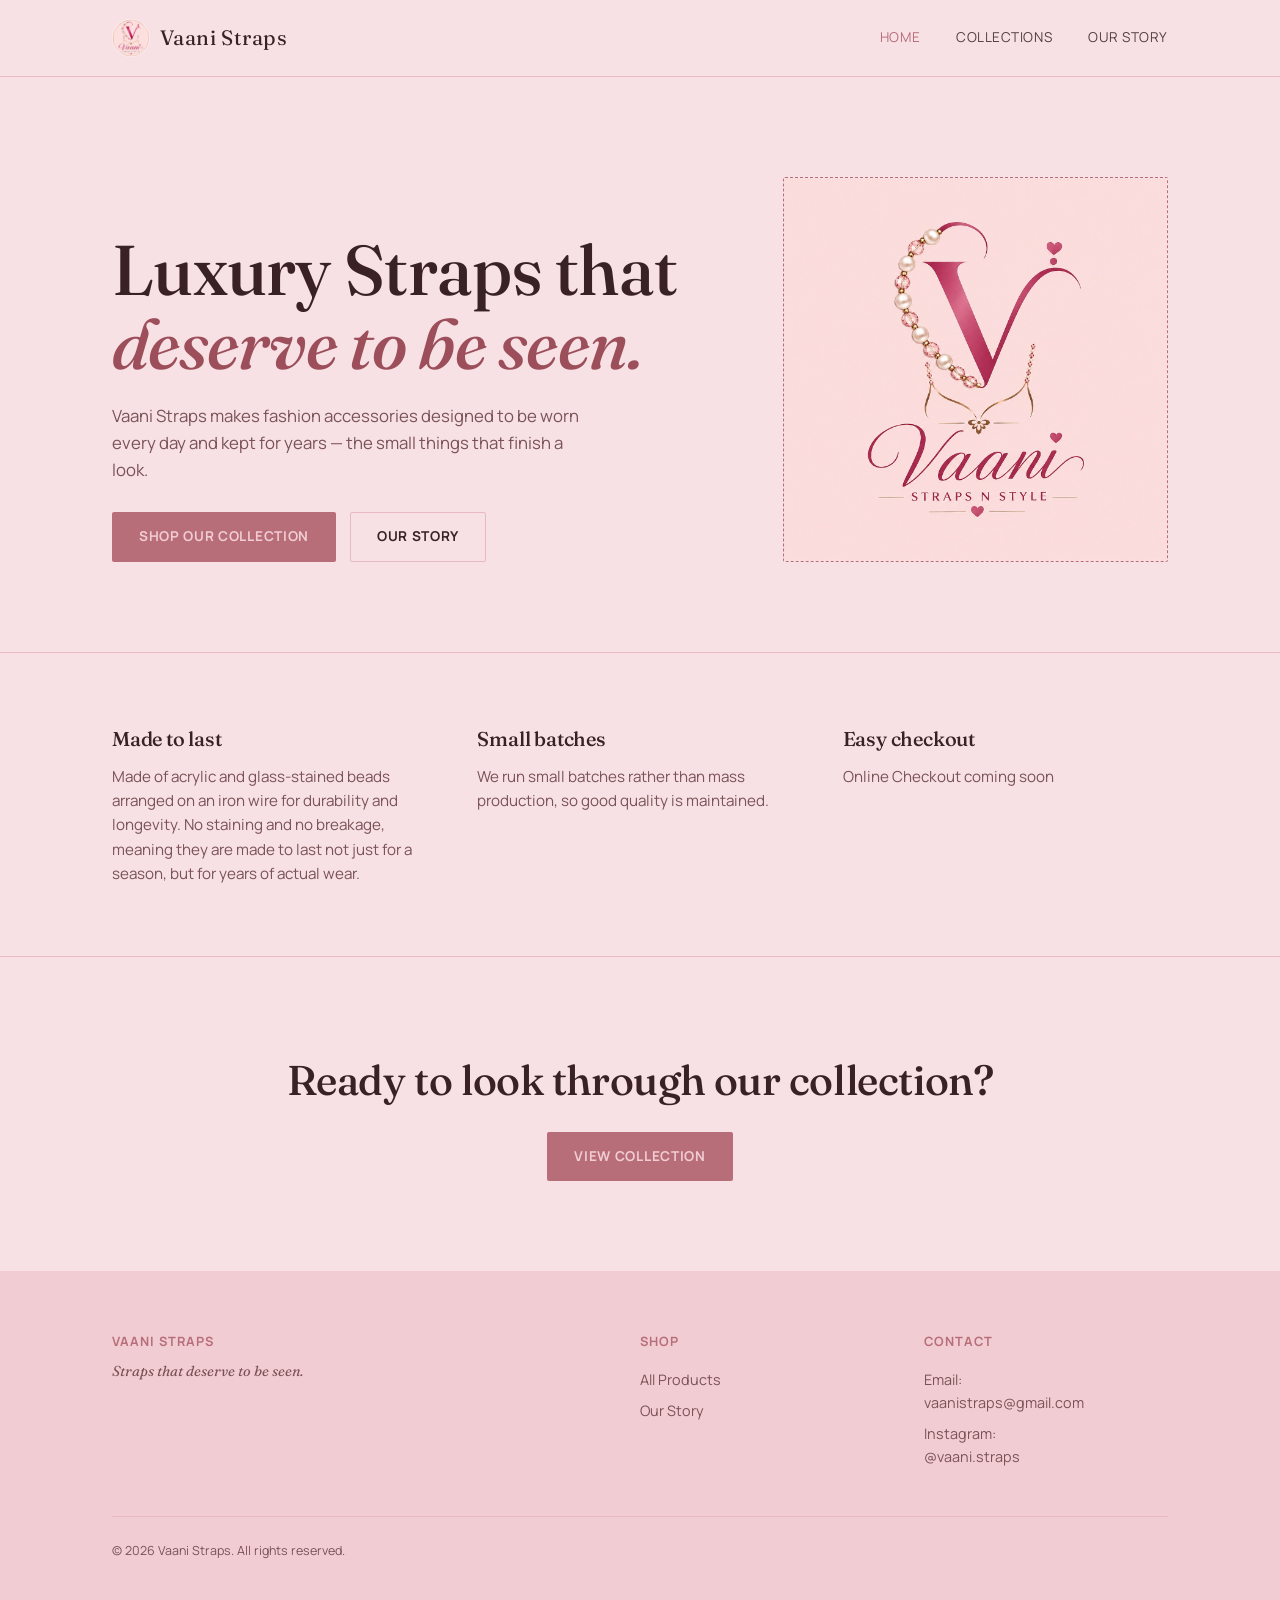
<file: index.html>
<!DOCTYPE html>
<html lang="en">
<head>
<meta charset="UTF-8">
<meta name="viewport" content="width=device-width, initial-scale=1.0">
<title>Vaani Straps — Fashion Accessories</title>
<link rel="preconnect" href="https://fonts.googleapis.com">
<link href="https://fonts.googleapis.com/css2?family=Fraunces:ital,opsz,wght@0,9..144,400;0,9..144,500;0,9..144,600;1,9..144,500&family=Manrope:wght@400;500;700;800&display=swap" rel="stylesheet">
<link rel="stylesheet" href="style.css">
</head>
<body>

<nav class="site-nav">
  <div class="wrap">
    <a href="index.html" class="brand"><img src="images/vaani-icon.jpeg" alt="" class="brand-icon">Vaani Straps</a>
    <button class="nav-toggle" aria-label="Toggle menu">&#9776;</button>
    <ul class="nav-links">
      <li><a href="index.html" class="active">Home</a></li>
      <li><a href="products.html">Collections</a></li>
      <li><a href="about.html">Our Story</a></li>
    </ul>
  </div>
</nav>

<section class="hero">
  <div class="wrap">
    <div>
      <h1>Luxury Straps that <em>deserve to be seen.</em></h1>
      <p class="hero-sub">Vaani Straps makes fashion accessories designed to be worn every day and kept for years — the small things that finish a look.</p>
      <div class="btn-row">
        <a href="products.html" class="btn btn-primary">Shop Our Collection</a>
        <a href="about.html" class="btn btn-outline">Our Story</a>
      </div>
    </div>
    <div class="hero-photo-placeholder"><img src="images/vaani-logo.jpeg" alt="Vaani Straps logo"></div>
  </div>
</section>

<section class="features">
  <div class="wrap">
    <div class="feature">
      <h3>Made to last</h3>
      <p>Made of acrylic and glass-stained beads arranged on an iron wire for durability and longevity. No staining and no breakage, meaning they are made to last not just for a season, but for years of actual wear.</p>
    </div>
    <div class="feature">
      <h3>Small batches</h3>
      <p>We run small batches rather than mass production, so good quality is maintained.</p>
    </div>
    <div class="feature">
      <h3>Easy checkout</h3>
      <p>Online Checkout coming soon</p>
    </div>
  </div>
</section>

<section class="cta-band">
  <div class="wrap">
    <h2>Ready to look through our collection?</h2>
    <a href="products.html" class="btn btn-primary">View Collection</a>
  </div>
</section>

<footer>
  <div class="wrap">
    <div class="footer-grid">
      <div>
        <h4>Vaani Straps</h4>
        <p class="tagline">Straps that deserve to be seen.</p>
      </div>
      <div>
        <h4>Shop</h4>
        <a href="products.html">All Products</a>
        <a href="about.html">Our Story</a>
      </div>
      <div>
        <h4>Contact</h4>
        <p class="contact-row"><span class="contact-label">Email:</span><a href="mailto:vaanistraps@gmail.com">vaanistraps@gmail.com</a></p>
        <p class="contact-row"><span class="contact-label">Instagram:</span><a href="https://instagram.com/vaani.straps" target="_blank" rel="noopener">@vaani.straps</a></p>
      </div>
    </div>
    <div class="footer-bottom">
      <span>&copy; 2026 Vaani Straps. All rights reserved.</span>
    </div>
  </div>
</footer>

<script src="script.js"></script>
</body>
</html>
</file>
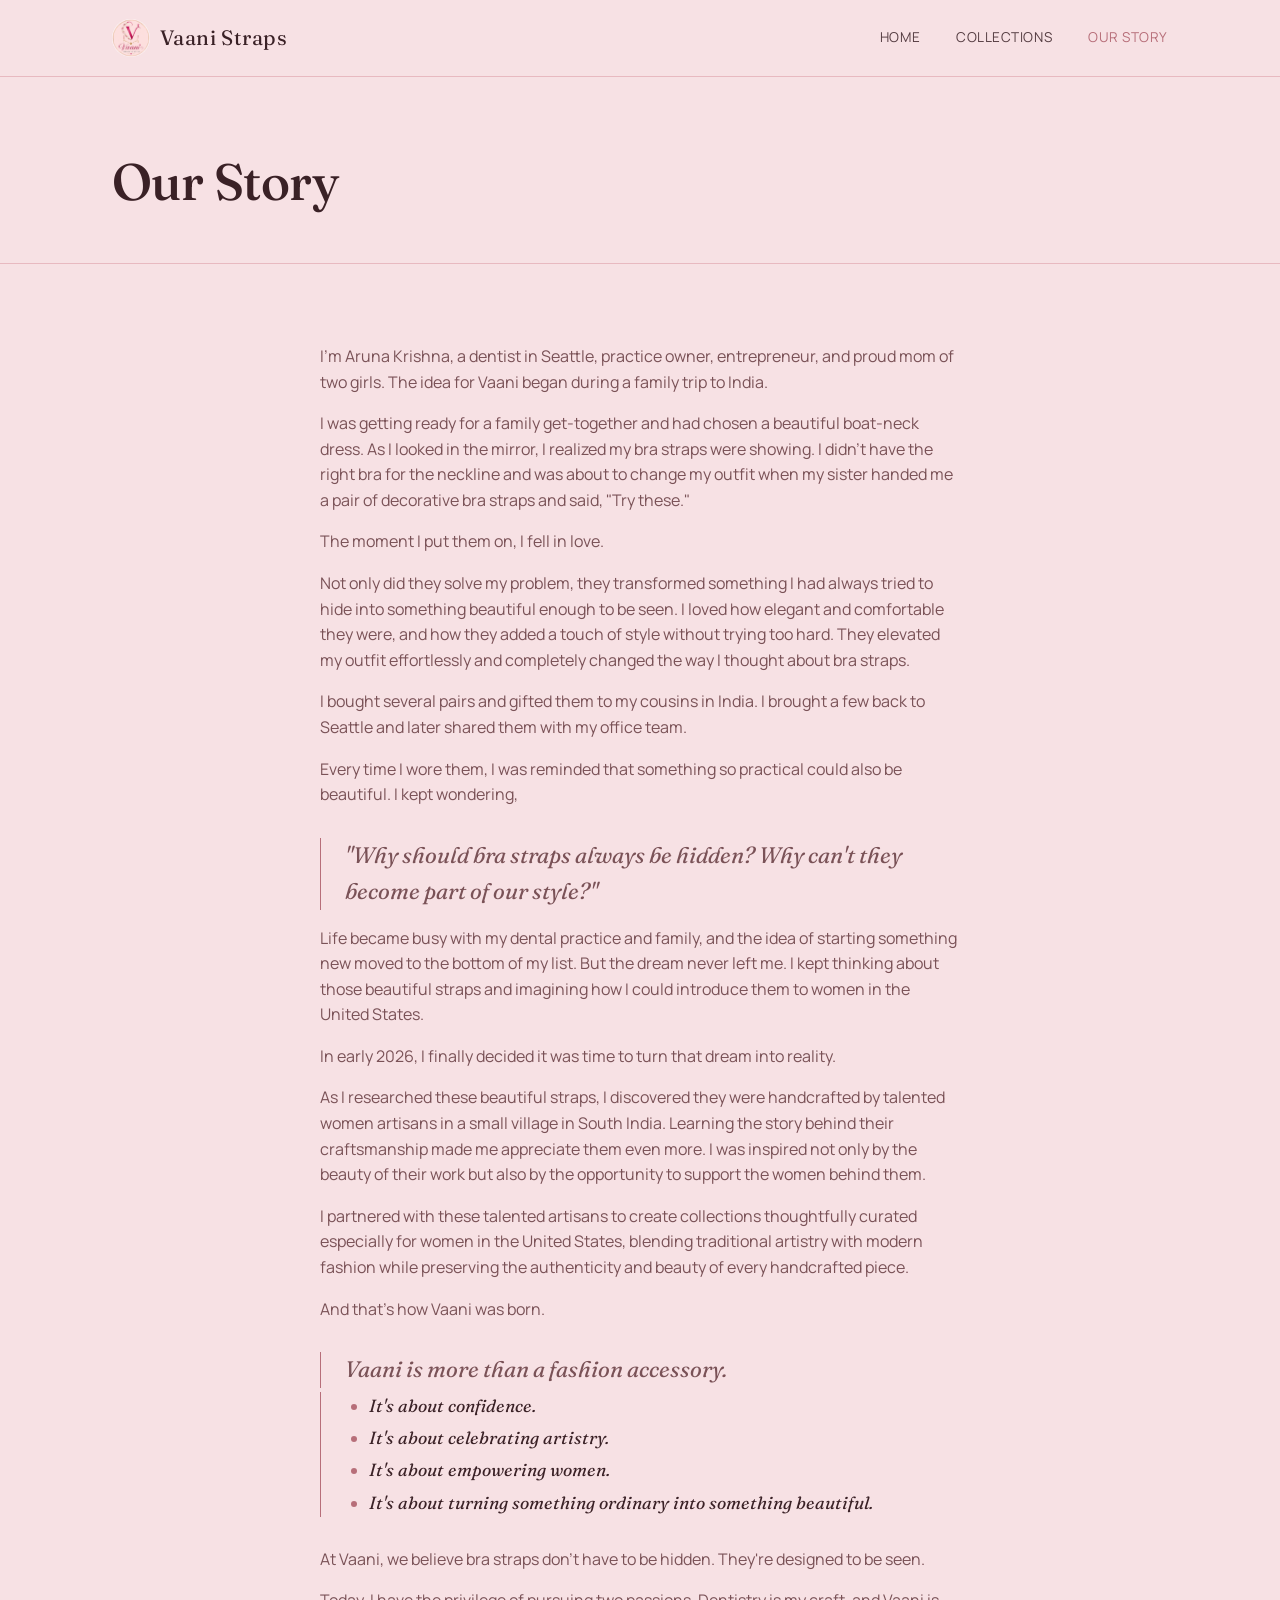
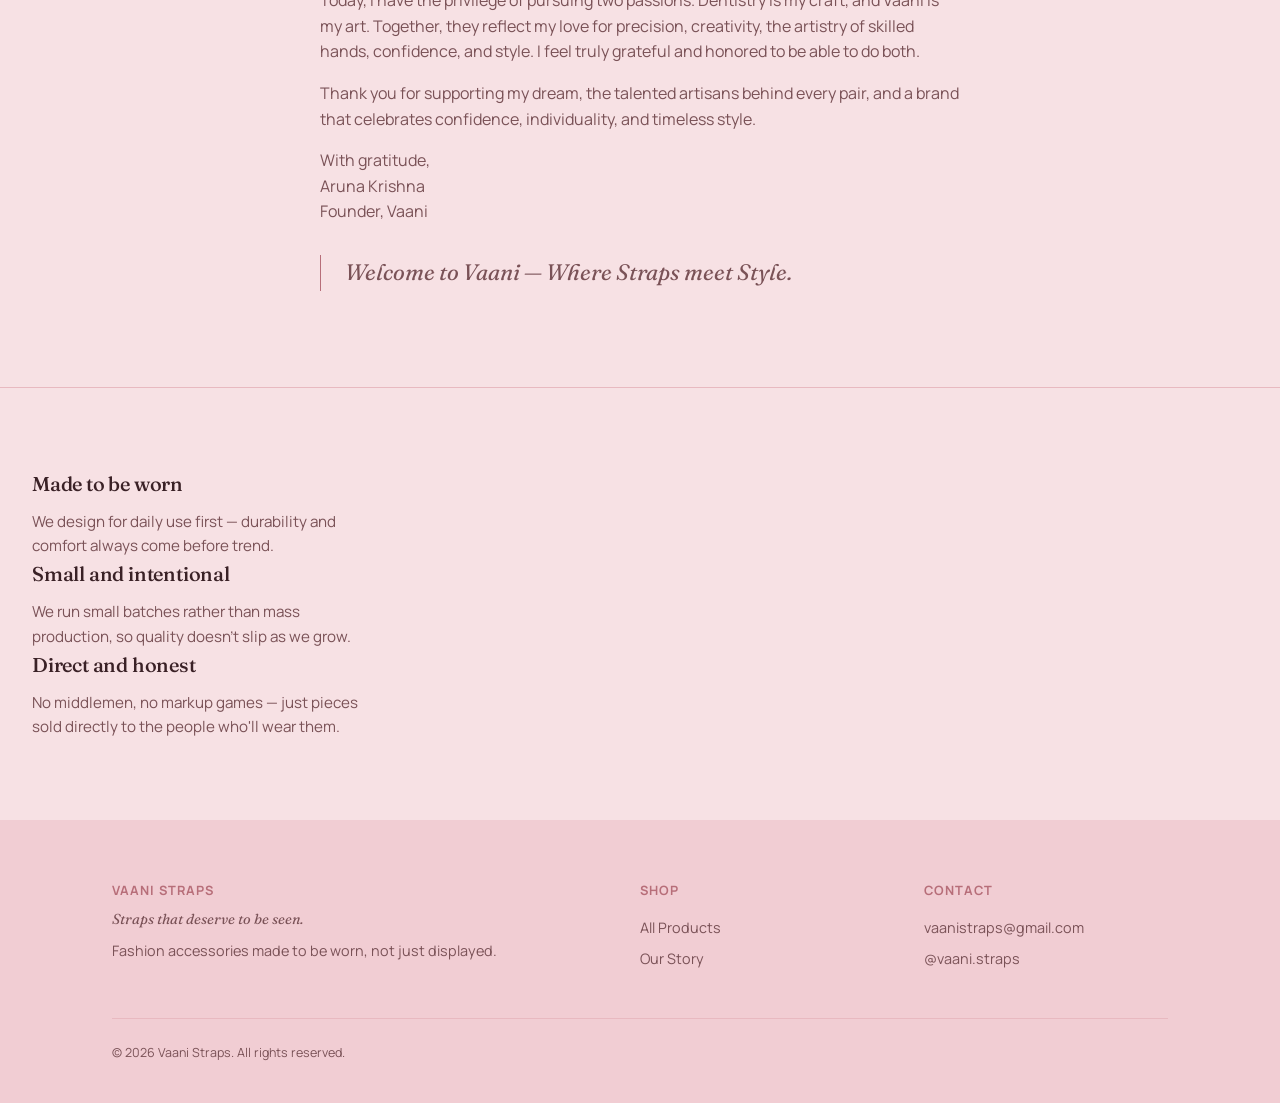
<file: about.html>
<!DOCTYPE html>
<html lang="en">
<head>
<meta charset="UTF-8">
<meta name="viewport" content="width=device-width, initial-scale=1.0">
<title>About Us — Vaani Straps</title>
<link rel="preconnect" href="https://fonts.googleapis.com">
<link href="https://fonts.googleapis.com/css2?family=Fraunces:ital,opsz,wght@0,9..144,400;0,9..144,500;0,9..144,600;1,9..144,500&family=Manrope:wght@400;500;700;800&display=swap" rel="stylesheet">
<link rel="stylesheet" href="style.css">
</head>
<body>

<nav class="site-nav">
  <div class="wrap">
    <a href="index.html" class="brand"><img src="images/vaani-icon.jpeg" alt="" class="brand-icon">Vaani Straps</a>
    <button class="nav-toggle" aria-label="Toggle menu">&#9776;</button>
    <ul class="nav-links">
      <li><a href="index.html">Home</a></li>
      <li><a href="products.html">Collections</a></li>
      <li><a href="about.html" class="active">Our Story</a></li>
    </ul>
  </div>
</nav>

<header class="page-header">
  <div class="wrap">
    <h1>Our Story</h1>
  </div>
</header>

<section class="story">
  <div class="wrap">
    <div>
      <p>I'm Aruna Krishna, a dentist in Seattle, practice owner, entrepreneur, and proud mom of two girls. The idea for Vaani began during a family trip to India.</p>
      <p>I was getting ready for a family get-together and had chosen a beautiful boat-neck dress. As I looked in the mirror, I realized my bra straps were showing. I didn't have the right bra for the neckline and was about to change my outfit when my sister handed me a pair of decorative bra straps and said, "Try these."</p>
      <p>The moment I put them on, I fell in love.</p>
      <p>Not only did they solve my problem, they transformed something I had always tried to hide into something beautiful enough to be seen. I loved how elegant and comfortable they were, and how they added a touch of style without trying too hard. They elevated my outfit effortlessly and completely changed the way I thought about bra straps.</p>
      <p>I bought several pairs and gifted them to my cousins in India. I brought a few back to Seattle and later shared them with my office team.</p>
      <p>Every time I wore them, I was reminded that something so practical could also be beautiful. I kept wondering,</p>
      <p class="pull-quote">"Why should bra straps always be hidden? Why can't they become part of our style?"</p>
      <p>Life became busy with my dental practice and family, and the idea of starting something new moved to the bottom of my list. But the dream never left me. I kept thinking about those beautiful straps and imagining how I could introduce them to women in the United States.</p>
      <p>In early 2026, I finally decided it was time to turn that dream into reality.</p>
      <p>As I researched these beautiful straps, I discovered they were handcrafted by talented women artisans in a small village in South India. Learning the story behind their craftsmanship made me appreciate them even more. I was inspired not only by the beauty of their work but also by the opportunity to support the women behind them.</p>
      <p>I partnered with these talented artisans to create collections thoughtfully curated especially for women in the United States, blending traditional artistry with modern fashion while preserving the authenticity and beauty of every handcrafted piece.</p>
      <p>And that's how Vaani was born.</p>
      <p class="pull-quote">Vaani is more than a fashion accessory.</p>
      <ul class="pull-quote-list">
        <li>It's about confidence.</li>
        <li>It's about celebrating artistry.</li>
        <li>It's about empowering women.</li>
        <li>It's about turning something ordinary into something beautiful.</li>
      </ul>
      <p>At Vaani, we believe bra straps don't have to be hidden. They're designed to be seen.</p>
      <p>Today, I have the privilege of pursuing two passions. Dentistry is my craft, and Vaani is my art. Together, they reflect my love for precision, creativity, the artistry of skilled hands, confidence, and style. I feel truly grateful and honored to be able to do both.</p>
      <p>Thank you for supporting my dream, the talented artisans behind every pair, and a brand that celebrates confidence, individuality, and timeless style.</p>
      <p>With gratitude,<br>Aruna Krishna<br>Founder, Vaani</p>
      <p class="pull-quote">Welcome to Vaani — Where Straps meet Style.</p>
    </div>
  </div>
</section>

<section class="values">
  <div class="wrap">
    <div class="feature">
      <h3>Made to be worn</h3>
      <p>We design for daily use first — durability and comfort always come before trend.</p>
    </div>
    <div class="feature">
      <h3>Small and intentional</h3>
      <p>We run small batches rather than mass production, so quality doesn't slip as we grow.</p>
    </div>
    <div class="feature">
      <h3>Direct and honest</h3>
      <p>No middlemen, no markup games — just pieces sold directly to the people who'll wear them.</p>
    </div>
  </div>
</section>

<footer>
  <div class="wrap">
    <div class="footer-grid">
      <div>
        <h4>Vaani Straps</h4>
        <p class="tagline">Straps that deserve to be seen.</p>
        <p>Fashion accessories made to be worn, not just displayed.</p>
      </div>
      <div>
        <h4>Shop</h4>
        <a href="products.html">All Products</a>
        <a href="about.html">Our Story</a>
      </div>
      <div>
        <h4>Contact</h4>
        <a href="mailto:vaanistraps@gmail.com">vaanistraps@gmail.com</a>
        <a href="https://instagram.com/vaani.straps" target="_blank" rel="noopener">@vaani.straps</a>
      </div>
    </div>
    <div class="footer-bottom">
      <span>&copy; 2026 Vaani Straps. All rights reserved.</span>
    </div>
  </div>
</footer>

<script src="script.js"></script>
</body>
</html>
</file>
<file: style.css>
:root {
  --bg: #F7E1E4;
  --bg-deep: #F1CDD3;
  --card: #FDEEF0;
  --card-line: #E8B9C0;
  --ivory: #3A2126;
  --ivory-dim: #7A5257;
  --brass: #B76E79;
  --brass-bright: #9C4F5B;
  --blush: #D9B8B0;
  --radius: 2px;
}

* { margin: 0; padding: 0; box-sizing: border-box; }

html { scroll-behavior: smooth; }

body {
  background: var(--bg);
  color: var(--ivory);
  font-family: 'Manrope', -apple-system, sans-serif;
  font-weight: 400;
  line-height: 1.6;
  -webkit-font-smoothing: antialiased;
}

h1, h2, h3, .display {
  font-family: 'Fraunces', Georgia, serif;
  font-weight: 500;
  letter-spacing: -0.01em;
  color: var(--ivory);
}

a { color: inherit; text-decoration: none; }

img { max-width: 100%; display: block; }

.wrap {
  max-width: 1120px;
  margin: 0 auto;
  padding: 0 32px;
}

.eyebrow {
  font-family: 'Manrope', sans-serif;
  font-size: 0.72rem;
  letter-spacing: 0.18em;
  text-transform: uppercase;
  color: var(--brass);
  font-weight: 700;
}

.catalog-no {
  font-family: 'Manrope', sans-serif;
  font-size: 0.72rem;
  letter-spacing: 0.1em;
  color: var(--ivory-dim);
}

/* ---------- Nav ---------- */
.site-nav {
  position: sticky;
  top: 0;
  z-index: 50;
  background: rgba(247, 225, 228, 0.92);
  backdrop-filter: blur(6px);
  border-bottom: 1px solid var(--card-line);
}
.site-nav .wrap {
  display: flex;
  align-items: center;
  justify-content: space-between;
  height: 76px;
}
.brand {
  font-family: 'Fraunces', serif;
  font-size: 1.3rem;
  letter-spacing: 0.02em;
  display: flex;
  align-items: center;
  gap: 10px;
}
.brand-icon {
  width: 38px;
  height: 38px;
  border-radius: 50%;
  object-fit: cover;
  display: block;
}
.brand span { color: var(--brass); }
.nav-links {
  display: flex;
  gap: 36px;
  list-style: none;
  font-size: 0.85rem;
  letter-spacing: 0.04em;
  text-transform: uppercase;
}
.nav-links a {
  position: relative;
  padding-bottom: 4px;
  opacity: 0.85;
  transition: opacity 0.2s;
}
.nav-links a:hover { opacity: 1; }
.nav-links a.active { color: var(--brass); opacity: 1; }
.nav-toggle {
  display: none;
  background: none;
  border: none;
  color: var(--ivory);
  font-size: 1.6rem;
  cursor: pointer;
}

@media (max-width: 720px) {
  .nav-links {
    position: absolute;
    top: 76px;
    left: 0;
    right: 0;
    background: var(--bg-deep);
    flex-direction: column;
    gap: 0;
    padding: 8px 0;
    border-bottom: 1px solid var(--card-line);
    display: none;
  }
  .nav-links.open { display: flex; }
  .nav-links a {
    padding: 14px 32px;
    width: 100%;
    display: block;
  }
  .nav-toggle { display: block; }
}

/* ---------- Hero ---------- */
.hero {
  padding: 100px 0 90px;
  border-bottom: 1px solid var(--card-line);
}
.hero .wrap {
  display: grid;
  grid-template-columns: 1.6fr 1fr;
  gap: 56px;
  align-items: end;
}
.hero h1 {
  font-size: clamp(2.6rem, 5.5vw, 4.4rem);
  line-height: 1.05;
}
.hero h1 em {
  font-style: italic;
  color: var(--brass-bright);
}
.hero-sub {
  margin-top: 22px;
  max-width: 480px;
  color: var(--ivory-dim);
  font-size: 1.05rem;
}
.hero-photo-placeholder {
  aspect-ratio: 1 / 1;
  width: 100%;
  border: 1px dashed var(--brass);
  border-radius: var(--radius);
  background: linear-gradient(145deg, var(--card), var(--bg));
  display: flex;
  align-items: center;
  justify-content: center;
  color: var(--ivory-dim);
  font-size: 0.78rem;
  letter-spacing: 0.06em;
  text-transform: uppercase;
  overflow: hidden;
}
.hero-photo-placeholder img {
  width: 100%;
  height: 100%;
  object-fit: cover;
}

@media (max-width: 720px) {
  .hero .wrap { grid-template-columns: 1fr; }
}

/* ---------- Buttons ---------- */
.btn {
  display: inline-flex;
  align-items: center;
  justify-content: center;
  gap: 8px;
  padding: 13px 26px;
  font-size: 0.85rem;
  letter-spacing: 0.05em;
  text-transform: uppercase;
  border-radius: var(--radius);
  cursor: pointer;
  border: 1px solid transparent;
  transition: transform 0.15s, opacity 0.15s;
  font-weight: 700;
}
.btn:hover { transform: translateY(-1px); }
.btn-primary { background: var(--brass); color: var(--bg-deep); }
.btn-primary:hover { background: var(--brass-bright); }
.btn-outline { background: transparent; color: var(--ivory); border-color: var(--card-line); }
.btn-outline:hover { border-color: var(--brass); }
.btn-row { display: flex; flex-wrap: wrap; gap: 14px; margin-top: 28px; }
.btn-pay {
  flex: 1;
  min-width: 140px;
  padding: 11px 18px;
  font-size: 0.78rem;
}
.btn-add-cart {
  flex: 1;
  width: 100%;
  cursor: default;
  opacity: 0.7;
  pointer-events: none;
}

/* ---------- Features strip ---------- */
.features {
  padding: 70px 0;
  border-bottom: 1px solid var(--card-line);
}
.features .wrap {
  display: grid;
  grid-template-columns: repeat(3, 1fr);
  gap: 40px;
}
.feature .catalog-no { display: block; margin-bottom: 14px; color: var(--brass); }
.feature h3 { font-size: 1.25rem; margin-bottom: 10px; }
.feature p { color: var(--ivory-dim); font-size: 0.95rem; }
@media (max-width: 720px) {
  .features .wrap { grid-template-columns: 1fr; gap: 36px; }
}

/* ---------- CTA band ---------- */
.cta-band {
  padding: 90px 0;
  text-align: center;
}
.cta-band h2 { font-size: clamp(1.8rem, 4vw, 2.6rem); margin-bottom: 18px; }
.cta-band p { color: var(--ivory-dim); max-width: 480px; margin: 0 auto 30px; }

/* ---------- Products page ---------- */
.page-header {
  padding: 64px 0 40px;
  border-bottom: 1px solid var(--card-line);
}
.page-header .eyebrow { display: block; margin-bottom: 14px; }
.page-header h1 { font-size: clamp(2.2rem, 4.5vw, 3.2rem); }
.page-header p { margin-top: 16px; max-width: 520px; color: var(--ivory-dim); }

.category-nav {
  position: sticky;
  top: 76px;
  z-index: 40;
  background: var(--bg);
  border-bottom: 1px solid var(--card-line);
  overflow-x: auto;
}
.category-nav .wrap {
  display: flex;
  gap: 30px;
  padding-top: 18px;
  padding-bottom: 18px;
  font-size: 0.8rem;
  letter-spacing: 0.06em;
  text-transform: uppercase;
  white-space: nowrap;
}
.tab-btn {
  background: none;
  border: none;
  padding: 6px 0 10px;
  color: var(--ivory-dim);
  font-family: 'Manrope', sans-serif;
  font-size: 0.8rem;
  letter-spacing: 0.06em;
  text-transform: uppercase;
  cursor: pointer;
  border-bottom: 2px solid transparent;
  transition: color 0.15s, border-color 0.15s;
}
.tab-btn:hover { color: var(--ivory); }
.tab-btn.active {
  color: var(--brass);
  border-bottom-color: var(--brass);
  font-weight: 700;
}
.tab-panel { display: none; }
.tab-panel.active { display: block; }

.category-section { padding: 70px 0; border-bottom: 1px solid var(--card-line); }
.category-section:last-of-type { border-bottom: none; }
.category-title {
  display: flex;
  align-items: baseline;
  gap: 18px;
  margin-bottom: 42px;
}
.category-title h2 { font-size: 2rem; }
.category-title .catalog-no { color: var(--brass); }

.arm-cuff-hero {
  max-width: 420px;
  margin: 0 auto 42px;
  border-radius: var(--radius);
  overflow: hidden;
  border: 1px solid var(--card-line);
}
.arm-cuff-hero img {
  width: 100%;
  display: block;
  object-fit: cover;
}

.sizing-image {
  max-width: 600px;
  margin: 0 auto;
  text-align: center;
}
.sizing-image img {
  width: 100%;
  display: block;
  margin: 0 auto;
  border-radius: var(--radius);
  border: 1px solid var(--card-line);
}

.product-grid {
  display: grid;
  grid-template-columns: repeat(3, 1fr);
  gap: 36px;
}
@media (max-width: 960px) {
  .product-grid { grid-template-columns: repeat(2, 1fr); }
}
@media (max-width: 640px) {
  .product-grid { grid-template-columns: 1fr; }
}

.product-card {
  background: var(--card);
  border: 1px solid var(--card-line);
  border-radius: var(--radius);
  overflow: hidden;
  display: flex;
  flex-direction: column;
}
.product-image {
  aspect-ratio: 4 / 5;
  background: linear-gradient(145deg, var(--bg-deep), var(--card));
  display: flex;
  align-items: center;
  justify-content: center;
  color: var(--ivory-dim);
  font-size: 0.78rem;
  letter-spacing: 0.06em;
  text-transform: uppercase;
  border-bottom: 1px solid var(--card-line);
  overflow: hidden;
  position: relative;
}
.product-image img {
  width: 100%;
  height: 100%;
  object-fit: cover;
}

/* ---------- Product image toggle (On Model / Straps) ---------- */
.image-toggle {
  position: absolute;
  bottom: 12px;
  left: 50%;
  transform: translateX(-50%);
  display: flex;
  background: rgba(58, 33, 38, 0.6);
  backdrop-filter: blur(3px);
  border-radius: 999px;
  padding: 3px;
  gap: 2px;
}
.img-toggle-btn {
  border: none;
  background: transparent;
  color: #fff;
  font-family: 'Manrope', sans-serif;
  font-size: 0.62rem;
  letter-spacing: 0.04em;
  text-transform: uppercase;
  padding: 6px 12px;
  border-radius: 999px;
  cursor: pointer;
  transition: background 0.15s, color 0.15s;
  white-space: nowrap;
}
.img-toggle-btn:hover { color: var(--brass); }
.img-toggle-btn.active {
  background: var(--brass);
  color: var(--bg-deep);
  font-weight: 700;
}
.product-body { padding: 22px 24px 26px; flex: 1; display: flex; flex-direction: column; }
.product-body .catalog-no { margin-bottom: 8px; }
.product-body h3 { font-size: 1.15rem; margin-bottom: 6px; }
.product-price { color: var(--brass-bright); font-weight: 700; font-family: 'Manrope', sans-serif; margin-bottom: 10px; }
.product-desc { color: var(--ivory-dim); font-size: 0.9rem; flex: 1; margin-bottom: 18px; }

/* ---------- Product options (size / count) ---------- */
.product-options {
  display: flex;
  flex-wrap: wrap;
  gap: 16px;
  margin-bottom: 8px;
}
.option-group {
  display: flex;
  flex-direction: column;
  gap: 6px;
}
.option-label {
  font-size: 0.72rem;
  letter-spacing: 0.05em;
  text-transform: uppercase;
  color: var(--ivory-dim);
}
.size-select {
  font-family: 'Consolas', 'SFMono-Regular', 'Menlo', monospace;
  font-size: 0.85rem;
  color: var(--ivory);
  background: var(--card);
  border: 1px solid var(--card-line);
  border-radius: var(--radius);
  padding: 8px 10px;
  cursor: pointer;
}
.size-select:hover, .size-select:focus { border-color: var(--brass); outline: none; }

.sizing-guide-link {
  font-size: 0.78rem;
  color: var(--brass-bright);
  text-decoration: underline;
  text-underline-offset: 2px;
  width: fit-content;
}
.sizing-guide-link:hover { color: var(--brass); }

.qty-stepper {
  display: flex;
  align-items: center;
  gap: 0;
  border: 1px solid var(--card-line);
  border-radius: var(--radius);
  overflow: hidden;
  width: fit-content;
}
.qty-btn {
  width: 32px;
  height: 32px;
  display: flex;
  align-items: center;
  justify-content: center;
  background: var(--card);
  border: none;
  color: var(--ivory);
  font-size: 1rem;
  font-weight: 700;
  cursor: pointer;
  transition: background 0.15s, color 0.15s;
}
.qty-btn:hover:not(:disabled) { background: var(--brass); color: var(--bg-deep); }
.qty-btn:disabled { color: var(--card-line); cursor: not-allowed; }
.qty-value {
  min-width: 32px;
  text-align: center;
  font-family: 'Manrope', sans-serif;
  font-weight: 700;
  font-size: 0.9rem;
}

/* ---------- About page ---------- */
.story {
  padding: 80px 0;
  border-bottom: 1px solid var(--card-line);
}
.story .wrap > div {
  max-width: 640px;
  margin: 0 auto;
}
.story h2 { font-size: clamp(1.8rem, 3.5vw, 2.4rem); margin-bottom: 20px; }
.story p { color: var(--ivory-dim); margin-bottom: 16px; }
.pull-quote {
  font-family: 'Fraunces', serif;
  font-style: italic;
  font-size: 1.4rem;
  color: var(--ivory);
  border-left: 1px solid var(--brass);
  padding-left: 24px;
  margin: 30px 0;
}
.pull-quote-list {
  font-family: 'Fraunces', serif;
  font-style: italic;
  font-size: 1.1rem;
  color: var(--ivory);
  border-left: 1px solid var(--brass);
  padding-left: 48px;
  margin: -12px 0 30px 0;
}
.pull-quote-list li { margin-bottom: 4px; }
.pull-quote-list li::marker { color: var(--brass); }
.values {
  padding: 80px 0;
  display: grid;
  grid-template-columns: repeat(3, 1fr);
  gap: 40px;
}
@media (max-width: 720px) {
  .values { grid-template-columns: 1fr; gap: 36px; }
}

/* ---------- Footer ---------- */
footer {
  background: var(--bg-deep);
  padding: 60px 0 40px;
}
.footer-grid {
  display: grid;
  grid-template-columns: 2fr 1fr 1fr;
  gap: 40px;
  margin-bottom: 40px;
}
.footer-grid h4 {
  font-size: 0.8rem;
  letter-spacing: 0.08em;
  text-transform: uppercase;
  color: var(--brass);
  margin-bottom: 16px;
}
.tagline {
  font-family: 'Fraunces', serif;
  font-style: italic;
  font-size: 1rem;
  color: var(--ivory);
  margin-top: -8px;
  margin-bottom: 16px;
}
.footer-grid p, .footer-grid a { color: var(--ivory-dim); font-size: 0.9rem; display: block; margin-bottom: 8px; }
.footer-grid a:hover { color: var(--brass); }
.contact-row { display: flex; margin-bottom: 8px; }
.contact-row .contact-label { flex: 0 0 78px; }
.contact-row a { margin-bottom: 0; }
.footer-bottom {
  border-top: 1px solid var(--card-line);
  padding-top: 24px;
  font-size: 0.78rem;
  color: var(--ivory-dim);
  display: flex;
  justify-content: space-between;
  flex-wrap: wrap;
  gap: 12px;
}
@media (max-width: 720px) {
  .footer-grid { grid-template-columns: 1fr; gap: 28px; }
}
</file>
